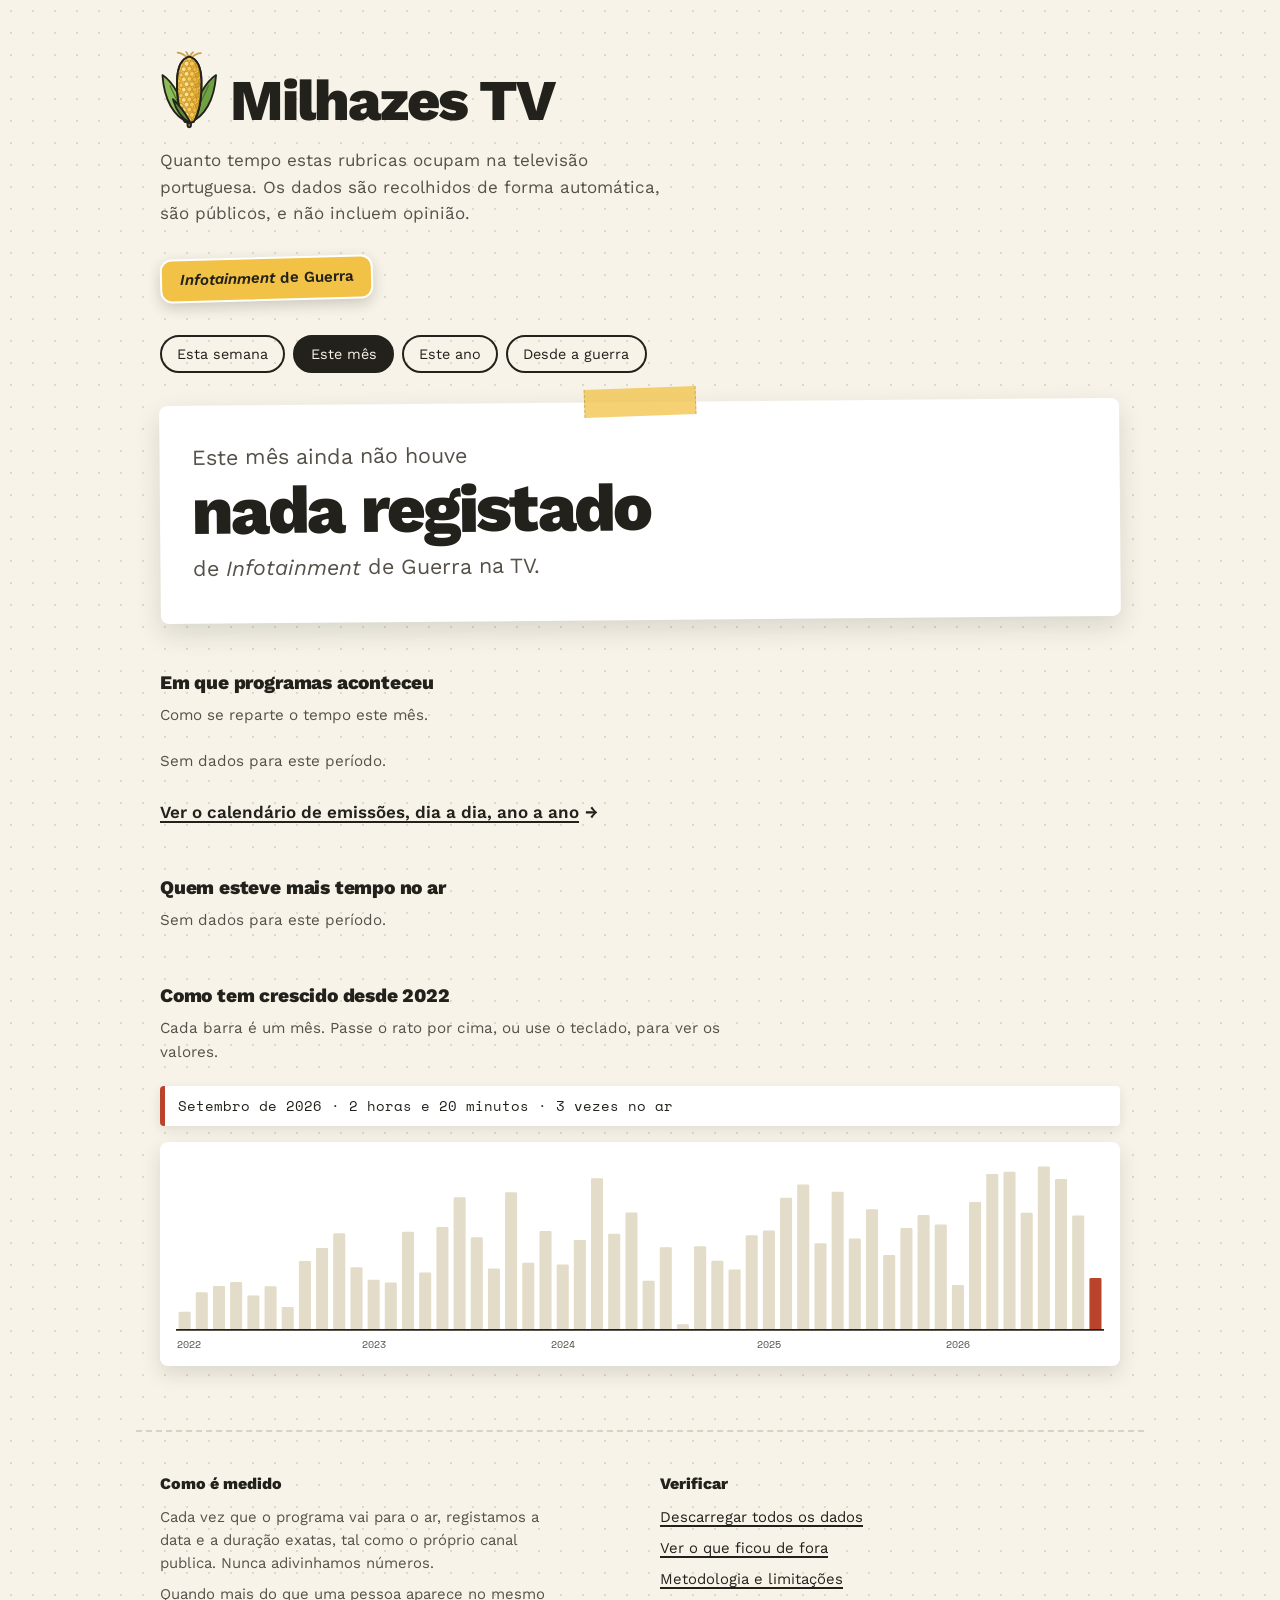
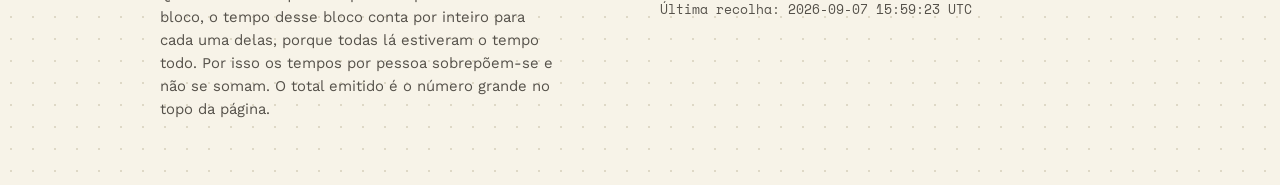
<file: docs/index.html>
<!doctype html>
<html lang="pt-PT">
<head>
<meta charset="utf-8">
<meta name="viewport" content="width=device-width, initial-scale=1">
<title>Milhazes TV</title>
<meta name="description" content="Quanto tempo estas rubricas ocupam na televisão portuguesa. Dados públicos, recolhidos de forma automática.">
<meta name="robots" content="index, follow">
<link rel="icon" href="favicon.svg" type="image/svg+xml">
<link rel="apple-touch-icon" href="apple-touch-icon.png">
<link rel="preconnect" href="https://fonts.googleapis.com">
<link rel="preconnect" href="https://fonts.gstatic.com" crossorigin>
<link href="https://fonts.googleapis.com/css2?family=Work+Sans:wght@400;500;600;800&family=Space+Mono:wght@400;700&family=Caveat:wght@500;700&display=swap" rel="stylesheet">
<link rel="stylesheet" href="style.css">
</head>
<body>

<header class="masthead">
  <div class="brand">
    <span class="brand-mark" aria-hidden="true">
      <svg viewBox="0 0 48 64" width="50" height="67" role="presentation">
      <defs>
        <clipPath id="mtv-cob"><path d="M24 4.5 C30.8 6.4 33.8 13.6 34 24.2 C34.2 36.6 32.4 50.2 27.7 57.8 C26 58.9 22 58.9 20.3 57.8 C15.6 50.2 13.8 36.6 14 24.2 C14.2 13.6 17.2 6.4 24 4.5 Z"></path></clipPath>
      </defs>
      <g stroke="#23211C" stroke-width="1.5" stroke-linejoin="round" stroke-linecap="round">
        <path d="M22.8 58 C11.6 53.6 3.4 40.4 2 19.6 C6.4 22.4 10.6 27.6 14 33.6 C17.6 40 20.8 49 22.8 58 Z" fill="#8CBB57"></path>
        <path d="M25.2 58 C36.4 53.6 44.6 40.4 46 19.6 C41.6 22.4 37.4 27.6 34 33.6 C30.4 40 27.2 49 25.2 58 Z" fill="#6FA043"></path>
        <g stroke="#4C7330" stroke-width="0.9" fill="none">
          <path d="M21.4 55.4 C17.6 48 12.8 38.6 8.2 28.4"></path>
          <path d="M26.6 55.4 C30.4 48 35.2 38.6 39.8 28.4"></path>
        </g>
        <g stroke="#C9A24B" stroke-width="1.3" fill="none">
          <path d="M22.6 5.6 C19.6 2.6 17 1.4 14.4 1.2"></path>
          <path d="M23.6 4.8 C22.8 2.2 22.2 1.2 21.4 0.6"></path>
          <path d="M24.6 4.8 C25.4 2.2 26.2 1.2 27.2 0.8"></path>
          <path d="M25.6 5.6 C28.6 2.6 31.2 1.6 33.6 1.6"></path>
        </g>
        <path d="M22.6 58 L25.4 58 L25.4 61.4 C25.4 62.7 22.6 62.7 22.6 61.4 Z" fill="#8A7A3E"></path>
        <path d="M24 4.5 C30.8 6.4 33.8 13.6 34 24.2 C34.2 36.6 32.4 50.2 27.7 57.8 C26 58.9 22 58.9 20.3 57.8 C15.6 50.2 13.8 36.6 14 24.2 C14.2 13.6 17.2 6.4 24 4.5 Z" fill="#F3C34C"></path>
      </g>
      <g clip-path="url(#mtv-cob)">
        <g stroke="#B0801E" stroke-width="0.55">
          <rect x="13.50" y="5.76" width="3.00" height="3.9" rx="1.7" fill="#F8CB55"></rect><rect x="17.62" y="4.44" width="3.75" height="3.9" rx="1.7" fill="#FFDE8E"></rect><rect x="22.00" y="4.00" width="4.00" height="3.9" rx="1.7" fill="#F8CB55"></rect><rect x="26.62" y="4.44" width="3.75" height="3.9" rx="1.7" fill="#EFB63C"></rect><rect x="31.50" y="5.76" width="3.00" height="3.9" rx="1.7" fill="#DDA02B"></rect>
          <rect x="11.53" y="10.96" width="2.44" height="3.9" rx="1.7" fill="#F8CB55"></rect><rect x="15.53" y="9.19" width="3.44" height="3.9" rx="1.7" fill="#F8CB55"></rect><rect x="19.78" y="8.31" width="3.94" height="3.9" rx="1.7" fill="#FFDE8E"></rect><rect x="24.28" y="8.31" width="3.94" height="3.9" rx="1.7" fill="#F8CB55"></rect><rect x="29.03" y="9.19" width="3.44" height="3.9" rx="1.7" fill="#DDA02B"></rect><rect x="34.03" y="10.96" width="2.44" height="3.9" rx="1.7" fill="#C8871F"></rect>
          <rect x="13.50" y="14.16" width="3.00" height="3.9" rx="1.7" fill="#F8CB55"></rect><rect x="17.62" y="12.84" width="3.75" height="3.9" rx="1.7" fill="#FFDE8E"></rect><rect x="22.00" y="12.40" width="4.00" height="3.9" rx="1.7" fill="#F8CB55"></rect><rect x="26.62" y="12.84" width="3.75" height="3.9" rx="1.7" fill="#EFB63C"></rect><rect x="31.50" y="14.16" width="3.00" height="3.9" rx="1.7" fill="#DDA02B"></rect>
          <rect x="11.53" y="19.36" width="2.44" height="3.9" rx="1.7" fill="#F8CB55"></rect><rect x="15.53" y="17.59" width="3.44" height="3.9" rx="1.7" fill="#F8CB55"></rect><rect x="19.78" y="16.71" width="3.94" height="3.9" rx="1.7" fill="#FFDE8E"></rect><rect x="24.28" y="16.71" width="3.94" height="3.9" rx="1.7" fill="#F8CB55"></rect><rect x="29.03" y="17.59" width="3.44" height="3.9" rx="1.7" fill="#DDA02B"></rect><rect x="34.03" y="19.36" width="2.44" height="3.9" rx="1.7" fill="#C8871F"></rect>
          <rect x="13.50" y="22.56" width="3.00" height="3.9" rx="1.7" fill="#F8CB55"></rect><rect x="17.62" y="21.24" width="3.75" height="3.9" rx="1.7" fill="#FFDE8E"></rect><rect x="22.00" y="20.80" width="4.00" height="3.9" rx="1.7" fill="#F8CB55"></rect><rect x="26.62" y="21.24" width="3.75" height="3.9" rx="1.7" fill="#EFB63C"></rect><rect x="31.50" y="22.56" width="3.00" height="3.9" rx="1.7" fill="#DDA02B"></rect>
          <rect x="11.53" y="27.76" width="2.44" height="3.9" rx="1.7" fill="#F8CB55"></rect><rect x="15.53" y="25.99" width="3.44" height="3.9" rx="1.7" fill="#F8CB55"></rect><rect x="19.78" y="25.11" width="3.94" height="3.9" rx="1.7" fill="#FFDE8E"></rect><rect x="24.28" y="25.11" width="3.94" height="3.9" rx="1.7" fill="#F8CB55"></rect><rect x="29.03" y="25.99" width="3.44" height="3.9" rx="1.7" fill="#DDA02B"></rect><rect x="34.03" y="27.76" width="2.44" height="3.9" rx="1.7" fill="#C8871F"></rect>
          <rect x="13.50" y="30.96" width="3.00" height="3.9" rx="1.7" fill="#F8CB55"></rect><rect x="17.62" y="29.64" width="3.75" height="3.9" rx="1.7" fill="#FFDE8E"></rect><rect x="22.00" y="29.20" width="4.00" height="3.9" rx="1.7" fill="#F8CB55"></rect><rect x="26.62" y="29.64" width="3.75" height="3.9" rx="1.7" fill="#EFB63C"></rect><rect x="31.50" y="30.96" width="3.00" height="3.9" rx="1.7" fill="#DDA02B"></rect>
          <rect x="11.53" y="36.16" width="2.44" height="3.9" rx="1.7" fill="#F8CB55"></rect><rect x="15.53" y="34.39" width="3.44" height="3.9" rx="1.7" fill="#F8CB55"></rect><rect x="19.78" y="33.51" width="3.94" height="3.9" rx="1.7" fill="#FFDE8E"></rect><rect x="24.28" y="33.51" width="3.94" height="3.9" rx="1.7" fill="#F8CB55"></rect><rect x="29.03" y="34.39" width="3.44" height="3.9" rx="1.7" fill="#DDA02B"></rect><rect x="34.03" y="36.16" width="2.44" height="3.9" rx="1.7" fill="#C8871F"></rect>
          <rect x="13.50" y="39.36" width="3.00" height="3.9" rx="1.7" fill="#F8CB55"></rect><rect x="17.62" y="38.04" width="3.75" height="3.9" rx="1.7" fill="#FFDE8E"></rect><rect x="22.00" y="37.60" width="4.00" height="3.9" rx="1.7" fill="#F8CB55"></rect><rect x="26.62" y="38.04" width="3.75" height="3.9" rx="1.7" fill="#EFB63C"></rect><rect x="31.50" y="39.36" width="3.00" height="3.9" rx="1.7" fill="#DDA02B"></rect>
          <rect x="11.53" y="44.56" width="2.44" height="3.9" rx="1.7" fill="#F8CB55"></rect><rect x="15.53" y="42.79" width="3.44" height="3.9" rx="1.7" fill="#F8CB55"></rect><rect x="19.78" y="41.91" width="3.94" height="3.9" rx="1.7" fill="#FFDE8E"></rect><rect x="24.28" y="41.91" width="3.94" height="3.9" rx="1.7" fill="#F8CB55"></rect><rect x="29.03" y="42.79" width="3.44" height="3.9" rx="1.7" fill="#DDA02B"></rect><rect x="34.03" y="44.56" width="2.44" height="3.9" rx="1.7" fill="#C8871F"></rect>
          <rect x="13.50" y="47.76" width="3.00" height="3.9" rx="1.7" fill="#F8CB55"></rect><rect x="17.62" y="46.44" width="3.75" height="3.9" rx="1.7" fill="#FFDE8E"></rect><rect x="22.00" y="46.00" width="4.00" height="3.9" rx="1.7" fill="#F8CB55"></rect><rect x="26.62" y="46.44" width="3.75" height="3.9" rx="1.7" fill="#EFB63C"></rect><rect x="31.50" y="47.76" width="3.00" height="3.9" rx="1.7" fill="#DDA02B"></rect>
          <rect x="11.53" y="52.96" width="2.44" height="3.9" rx="1.7" fill="#F8CB55"></rect><rect x="15.53" y="51.19" width="3.44" height="3.9" rx="1.7" fill="#F8CB55"></rect><rect x="19.78" y="50.31" width="3.94" height="3.9" rx="1.7" fill="#FFDE8E"></rect><rect x="24.28" y="50.31" width="3.94" height="3.9" rx="1.7" fill="#F8CB55"></rect><rect x="29.03" y="51.19" width="3.44" height="3.9" rx="1.7" fill="#DDA02B"></rect><rect x="34.03" y="52.96" width="2.44" height="3.9" rx="1.7" fill="#C8871F"></rect>
          <rect x="13.50" y="56.16" width="3.00" height="3.9" rx="1.7" fill="#F8CB55"></rect><rect x="17.62" y="54.84" width="3.75" height="3.9" rx="1.7" fill="#FFDE8E"></rect><rect x="22.00" y="54.40" width="4.00" height="3.9" rx="1.7" fill="#F8CB55"></rect><rect x="26.62" y="54.84" width="3.75" height="3.9" rx="1.7" fill="#EFB63C"></rect><rect x="31.50" y="56.16" width="3.00" height="3.9" rx="1.7" fill="#DDA02B"></rect>
          <rect x="11.53" y="61.36" width="2.44" height="3.9" rx="1.7" fill="#F8CB55"></rect><rect x="15.53" y="59.59" width="3.44" height="3.9" rx="1.7" fill="#F8CB55"></rect><rect x="19.78" y="58.71" width="3.94" height="3.9" rx="1.7" fill="#FFDE8E"></rect><rect x="24.28" y="58.71" width="3.94" height="3.9" rx="1.7" fill="#F8CB55"></rect><rect x="29.03" y="59.59" width="3.44" height="3.9" rx="1.7" fill="#DDA02B"></rect><rect x="34.03" y="61.36" width="2.44" height="3.9" rx="1.7" fill="#C8871F"></rect>
        </g>
        <path d="M31 6 C35 18 35 44 29.5 58.5 L36 58.5 L36 6 Z" fill="#23211C" opacity="0.09"></path>
      </g>
      <path d="M24 4.5 C30.8 6.4 33.8 13.6 34 24.2 C34.2 36.6 32.4 50.2 27.7 57.8 C26 58.9 22 58.9 20.3 57.8 C15.6 50.2 13.8 36.6 14 24.2 C14.2 13.6 17.2 6.4 24 4.5 Z" fill="none" stroke="#23211C" stroke-width="1.6" stroke-linejoin="round"></path>
      <path d="M24.4 58.6 C18.4 55.6 13.2 48.4 10.6 39.4 C15.6 43.8 20.8 51 24.4 57.4 Z" fill="#5C8A3A" stroke="#23211C" stroke-width="1.5" stroke-linejoin="round"></path>
      </svg>
    </span>
    <h1>Milhazes TV</h1>
  </div>
  <p class="standfirst">Quanto tempo estas rubricas ocupam na televisão portuguesa. Os dados são recolhidos de forma automática, são públicos, e não incluem opinião.</p>
</header>

<nav class="topics" id="topics" aria-label="Temas"></nav>

<main id="panel" aria-live="polite">
  <p class="loading">A carregar os dados.</p>
</main>

<footer class="colofon">
  <div class="colofon-block">
    <h2>Como é medido</h2>
    <p>Cada vez que o programa vai para o ar, registamos a data e a duração exatas, tal como o próprio canal publica. Nunca adivinhamos números.</p>
    <p>Quando mais do que uma pessoa aparece no mesmo bloco, o tempo desse bloco conta por inteiro para cada uma delas, porque todas lá estiveram o tempo todo. Por isso os tempos por pessoa sobrepõem-se e não se somam. O total emitido é o número grande no topo da página.</p>
  </div>
  <div class="colofon-block">
    <h2>Verificar</h2>
    <p><a href="data/appearances.json" download>Descarregar todos os dados</a></p>
    <p><a href="data/quarantine.json" download>Ver o que ficou de fora</a></p>
    <p><a href="methodology.html">Metodologia e limitações</a></p>
    <p id="generated"></p>
  </div>
</footer>

<script src="common.js"></script>
<script src="app.js"></script>
</body>
</html>
</file>
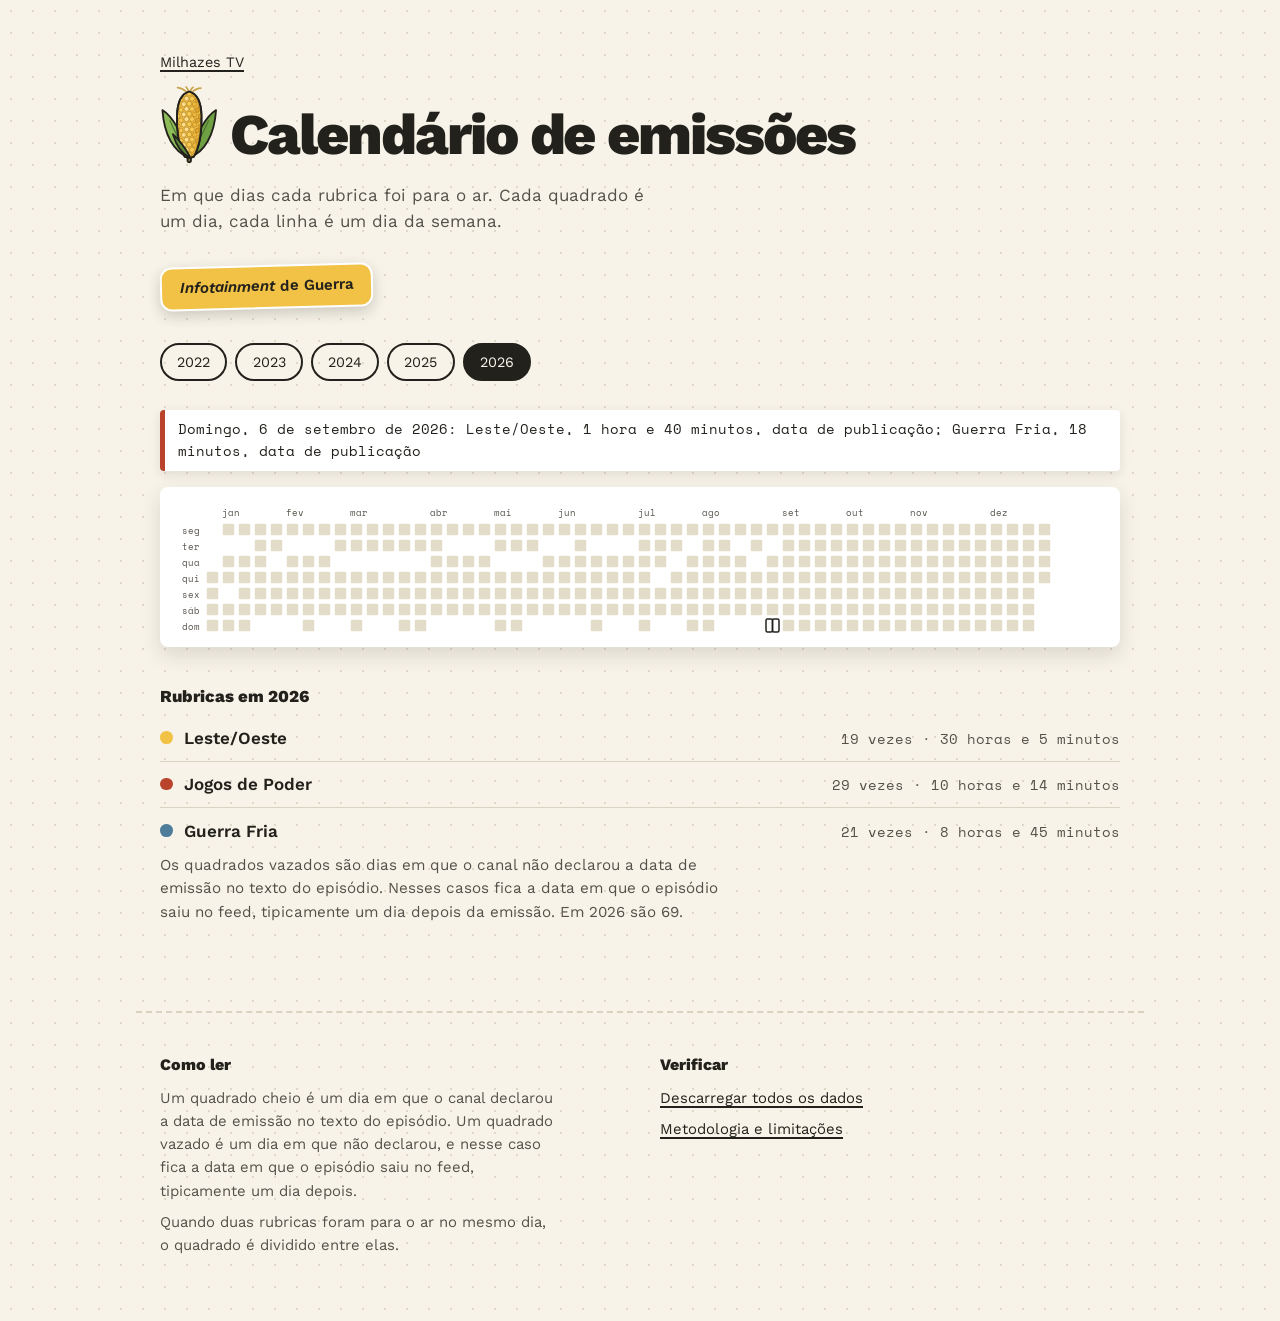
<file: docs/calendario.html>
<!doctype html>
<html lang="pt-PT">
<head>
<meta charset="utf-8">
<meta name="viewport" content="width=device-width, initial-scale=1">
<title>Calendário de emissões · Milhazes TV</title>
<meta name="description" content="Em que dias estas rubricas foram para o ar, ano a ano.">
<meta name="robots" content="index, follow">
<link rel="icon" href="favicon.svg" type="image/svg+xml">
<link rel="apple-touch-icon" href="apple-touch-icon.png">
<link rel="preconnect" href="https://fonts.googleapis.com">
<link rel="preconnect" href="https://fonts.gstatic.com" crossorigin>
<link href="https://fonts.googleapis.com/css2?family=Work+Sans:wght@400;500;600;800&family=Space+Mono:wght@400;700&family=Caveat:wght@500;700&display=swap" rel="stylesheet">
<link rel="stylesheet" href="style.css">
</head>
<body>

<header class="masthead">
  <p class="breadcrumb"><a href="index.html">Milhazes TV</a></p>
  <div class="brand">
    <span class="brand-mark" aria-hidden="true">
      <svg viewBox="0 0 48 64" width="50" height="67" role="presentation">
      <defs>
        <clipPath id="mtv-cob"><path d="M24 4.5 C30.8 6.4 33.8 13.6 34 24.2 C34.2 36.6 32.4 50.2 27.7 57.8 C26 58.9 22 58.9 20.3 57.8 C15.6 50.2 13.8 36.6 14 24.2 C14.2 13.6 17.2 6.4 24 4.5 Z"></path></clipPath>
      </defs>
      <g stroke="#23211C" stroke-width="1.5" stroke-linejoin="round" stroke-linecap="round">
        <path d="M22.8 58 C11.6 53.6 3.4 40.4 2 19.6 C6.4 22.4 10.6 27.6 14 33.6 C17.6 40 20.8 49 22.8 58 Z" fill="#8CBB57"></path>
        <path d="M25.2 58 C36.4 53.6 44.6 40.4 46 19.6 C41.6 22.4 37.4 27.6 34 33.6 C30.4 40 27.2 49 25.2 58 Z" fill="#6FA043"></path>
        <g stroke="#4C7330" stroke-width="0.9" fill="none">
          <path d="M21.4 55.4 C17.6 48 12.8 38.6 8.2 28.4"></path>
          <path d="M26.6 55.4 C30.4 48 35.2 38.6 39.8 28.4"></path>
        </g>
        <g stroke="#C9A24B" stroke-width="1.3" fill="none">
          <path d="M22.6 5.6 C19.6 2.6 17 1.4 14.4 1.2"></path>
          <path d="M23.6 4.8 C22.8 2.2 22.2 1.2 21.4 0.6"></path>
          <path d="M24.6 4.8 C25.4 2.2 26.2 1.2 27.2 0.8"></path>
          <path d="M25.6 5.6 C28.6 2.6 31.2 1.6 33.6 1.6"></path>
        </g>
        <path d="M22.6 58 L25.4 58 L25.4 61.4 C25.4 62.7 22.6 62.7 22.6 61.4 Z" fill="#8A7A3E"></path>
        <path d="M24 4.5 C30.8 6.4 33.8 13.6 34 24.2 C34.2 36.6 32.4 50.2 27.7 57.8 C26 58.9 22 58.9 20.3 57.8 C15.6 50.2 13.8 36.6 14 24.2 C14.2 13.6 17.2 6.4 24 4.5 Z" fill="#F3C34C"></path>
      </g>
      <g clip-path="url(#mtv-cob)">
        <g stroke="#B0801E" stroke-width="0.55">
          <rect x="13.50" y="5.76" width="3.00" height="3.9" rx="1.7" fill="#F8CB55"></rect><rect x="17.62" y="4.44" width="3.75" height="3.9" rx="1.7" fill="#FFDE8E"></rect><rect x="22.00" y="4.00" width="4.00" height="3.9" rx="1.7" fill="#F8CB55"></rect><rect x="26.62" y="4.44" width="3.75" height="3.9" rx="1.7" fill="#EFB63C"></rect><rect x="31.50" y="5.76" width="3.00" height="3.9" rx="1.7" fill="#DDA02B"></rect>
          <rect x="11.53" y="10.96" width="2.44" height="3.9" rx="1.7" fill="#F8CB55"></rect><rect x="15.53" y="9.19" width="3.44" height="3.9" rx="1.7" fill="#F8CB55"></rect><rect x="19.78" y="8.31" width="3.94" height="3.9" rx="1.7" fill="#FFDE8E"></rect><rect x="24.28" y="8.31" width="3.94" height="3.9" rx="1.7" fill="#F8CB55"></rect><rect x="29.03" y="9.19" width="3.44" height="3.9" rx="1.7" fill="#DDA02B"></rect><rect x="34.03" y="10.96" width="2.44" height="3.9" rx="1.7" fill="#C8871F"></rect>
          <rect x="13.50" y="14.16" width="3.00" height="3.9" rx="1.7" fill="#F8CB55"></rect><rect x="17.62" y="12.84" width="3.75" height="3.9" rx="1.7" fill="#FFDE8E"></rect><rect x="22.00" y="12.40" width="4.00" height="3.9" rx="1.7" fill="#F8CB55"></rect><rect x="26.62" y="12.84" width="3.75" height="3.9" rx="1.7" fill="#EFB63C"></rect><rect x="31.50" y="14.16" width="3.00" height="3.9" rx="1.7" fill="#DDA02B"></rect>
          <rect x="11.53" y="19.36" width="2.44" height="3.9" rx="1.7" fill="#F8CB55"></rect><rect x="15.53" y="17.59" width="3.44" height="3.9" rx="1.7" fill="#F8CB55"></rect><rect x="19.78" y="16.71" width="3.94" height="3.9" rx="1.7" fill="#FFDE8E"></rect><rect x="24.28" y="16.71" width="3.94" height="3.9" rx="1.7" fill="#F8CB55"></rect><rect x="29.03" y="17.59" width="3.44" height="3.9" rx="1.7" fill="#DDA02B"></rect><rect x="34.03" y="19.36" width="2.44" height="3.9" rx="1.7" fill="#C8871F"></rect>
          <rect x="13.50" y="22.56" width="3.00" height="3.9" rx="1.7" fill="#F8CB55"></rect><rect x="17.62" y="21.24" width="3.75" height="3.9" rx="1.7" fill="#FFDE8E"></rect><rect x="22.00" y="20.80" width="4.00" height="3.9" rx="1.7" fill="#F8CB55"></rect><rect x="26.62" y="21.24" width="3.75" height="3.9" rx="1.7" fill="#EFB63C"></rect><rect x="31.50" y="22.56" width="3.00" height="3.9" rx="1.7" fill="#DDA02B"></rect>
          <rect x="11.53" y="27.76" width="2.44" height="3.9" rx="1.7" fill="#F8CB55"></rect><rect x="15.53" y="25.99" width="3.44" height="3.9" rx="1.7" fill="#F8CB55"></rect><rect x="19.78" y="25.11" width="3.94" height="3.9" rx="1.7" fill="#FFDE8E"></rect><rect x="24.28" y="25.11" width="3.94" height="3.9" rx="1.7" fill="#F8CB55"></rect><rect x="29.03" y="25.99" width="3.44" height="3.9" rx="1.7" fill="#DDA02B"></rect><rect x="34.03" y="27.76" width="2.44" height="3.9" rx="1.7" fill="#C8871F"></rect>
          <rect x="13.50" y="30.96" width="3.00" height="3.9" rx="1.7" fill="#F8CB55"></rect><rect x="17.62" y="29.64" width="3.75" height="3.9" rx="1.7" fill="#FFDE8E"></rect><rect x="22.00" y="29.20" width="4.00" height="3.9" rx="1.7" fill="#F8CB55"></rect><rect x="26.62" y="29.64" width="3.75" height="3.9" rx="1.7" fill="#EFB63C"></rect><rect x="31.50" y="30.96" width="3.00" height="3.9" rx="1.7" fill="#DDA02B"></rect>
          <rect x="11.53" y="36.16" width="2.44" height="3.9" rx="1.7" fill="#F8CB55"></rect><rect x="15.53" y="34.39" width="3.44" height="3.9" rx="1.7" fill="#F8CB55"></rect><rect x="19.78" y="33.51" width="3.94" height="3.9" rx="1.7" fill="#FFDE8E"></rect><rect x="24.28" y="33.51" width="3.94" height="3.9" rx="1.7" fill="#F8CB55"></rect><rect x="29.03" y="34.39" width="3.44" height="3.9" rx="1.7" fill="#DDA02B"></rect><rect x="34.03" y="36.16" width="2.44" height="3.9" rx="1.7" fill="#C8871F"></rect>
          <rect x="13.50" y="39.36" width="3.00" height="3.9" rx="1.7" fill="#F8CB55"></rect><rect x="17.62" y="38.04" width="3.75" height="3.9" rx="1.7" fill="#FFDE8E"></rect><rect x="22.00" y="37.60" width="4.00" height="3.9" rx="1.7" fill="#F8CB55"></rect><rect x="26.62" y="38.04" width="3.75" height="3.9" rx="1.7" fill="#EFB63C"></rect><rect x="31.50" y="39.36" width="3.00" height="3.9" rx="1.7" fill="#DDA02B"></rect>
          <rect x="11.53" y="44.56" width="2.44" height="3.9" rx="1.7" fill="#F8CB55"></rect><rect x="15.53" y="42.79" width="3.44" height="3.9" rx="1.7" fill="#F8CB55"></rect><rect x="19.78" y="41.91" width="3.94" height="3.9" rx="1.7" fill="#FFDE8E"></rect><rect x="24.28" y="41.91" width="3.94" height="3.9" rx="1.7" fill="#F8CB55"></rect><rect x="29.03" y="42.79" width="3.44" height="3.9" rx="1.7" fill="#DDA02B"></rect><rect x="34.03" y="44.56" width="2.44" height="3.9" rx="1.7" fill="#C8871F"></rect>
          <rect x="13.50" y="47.76" width="3.00" height="3.9" rx="1.7" fill="#F8CB55"></rect><rect x="17.62" y="46.44" width="3.75" height="3.9" rx="1.7" fill="#FFDE8E"></rect><rect x="22.00" y="46.00" width="4.00" height="3.9" rx="1.7" fill="#F8CB55"></rect><rect x="26.62" y="46.44" width="3.75" height="3.9" rx="1.7" fill="#EFB63C"></rect><rect x="31.50" y="47.76" width="3.00" height="3.9" rx="1.7" fill="#DDA02B"></rect>
          <rect x="11.53" y="52.96" width="2.44" height="3.9" rx="1.7" fill="#F8CB55"></rect><rect x="15.53" y="51.19" width="3.44" height="3.9" rx="1.7" fill="#F8CB55"></rect><rect x="19.78" y="50.31" width="3.94" height="3.9" rx="1.7" fill="#FFDE8E"></rect><rect x="24.28" y="50.31" width="3.94" height="3.9" rx="1.7" fill="#F8CB55"></rect><rect x="29.03" y="51.19" width="3.44" height="3.9" rx="1.7" fill="#DDA02B"></rect><rect x="34.03" y="52.96" width="2.44" height="3.9" rx="1.7" fill="#C8871F"></rect>
          <rect x="13.50" y="56.16" width="3.00" height="3.9" rx="1.7" fill="#F8CB55"></rect><rect x="17.62" y="54.84" width="3.75" height="3.9" rx="1.7" fill="#FFDE8E"></rect><rect x="22.00" y="54.40" width="4.00" height="3.9" rx="1.7" fill="#F8CB55"></rect><rect x="26.62" y="54.84" width="3.75" height="3.9" rx="1.7" fill="#EFB63C"></rect><rect x="31.50" y="56.16" width="3.00" height="3.9" rx="1.7" fill="#DDA02B"></rect>
          <rect x="11.53" y="61.36" width="2.44" height="3.9" rx="1.7" fill="#F8CB55"></rect><rect x="15.53" y="59.59" width="3.44" height="3.9" rx="1.7" fill="#F8CB55"></rect><rect x="19.78" y="58.71" width="3.94" height="3.9" rx="1.7" fill="#FFDE8E"></rect><rect x="24.28" y="58.71" width="3.94" height="3.9" rx="1.7" fill="#F8CB55"></rect><rect x="29.03" y="59.59" width="3.44" height="3.9" rx="1.7" fill="#DDA02B"></rect><rect x="34.03" y="61.36" width="2.44" height="3.9" rx="1.7" fill="#C8871F"></rect>
        </g>
        <path d="M31 6 C35 18 35 44 29.5 58.5 L36 58.5 L36 6 Z" fill="#23211C" opacity="0.09"></path>
      </g>
      <path d="M24 4.5 C30.8 6.4 33.8 13.6 34 24.2 C34.2 36.6 32.4 50.2 27.7 57.8 C26 58.9 22 58.9 20.3 57.8 C15.6 50.2 13.8 36.6 14 24.2 C14.2 13.6 17.2 6.4 24 4.5 Z" fill="none" stroke="#23211C" stroke-width="1.6" stroke-linejoin="round"></path>
      <path d="M24.4 58.6 C18.4 55.6 13.2 48.4 10.6 39.4 C15.6 43.8 20.8 51 24.4 57.4 Z" fill="#5C8A3A" stroke="#23211C" stroke-width="1.5" stroke-linejoin="round"></path>
      </svg>
    </span>
    <h1>Calendário de emissões</h1>
  </div>
  <p class="standfirst">Em que dias cada rubrica foi para o ar. Cada quadrado é um dia, cada linha é um dia da semana.</p>
</header>

<nav class="topics" id="topics" aria-label="Temas"></nav>

<main id="panel" aria-live="polite">
  <p class="loading">A carregar os dados.</p>
</main>

<footer class="colofon">
  <div class="colofon-block">
    <h2>Como ler</h2>
    <p>Um quadrado cheio é um dia em que o canal declarou a data de emissão no texto do episódio. Um quadrado vazado é um dia em que não declarou, e nesse caso fica a data em que o episódio saiu no feed, tipicamente um dia depois.</p>
    <p>Quando duas rubricas foram para o ar no mesmo dia, o quadrado é dividido entre elas.</p>
  </div>
  <div class="colofon-block">
    <h2>Verificar</h2>
    <p><a href="data/appearances.json" download>Descarregar todos os dados</a></p>
    <p><a href="methodology.html">Metodologia e limitações</a></p>
  </div>
</footer>

<script src="common.js"></script>
<script src="calendario.js"></script>
</body>
</html>
</file>
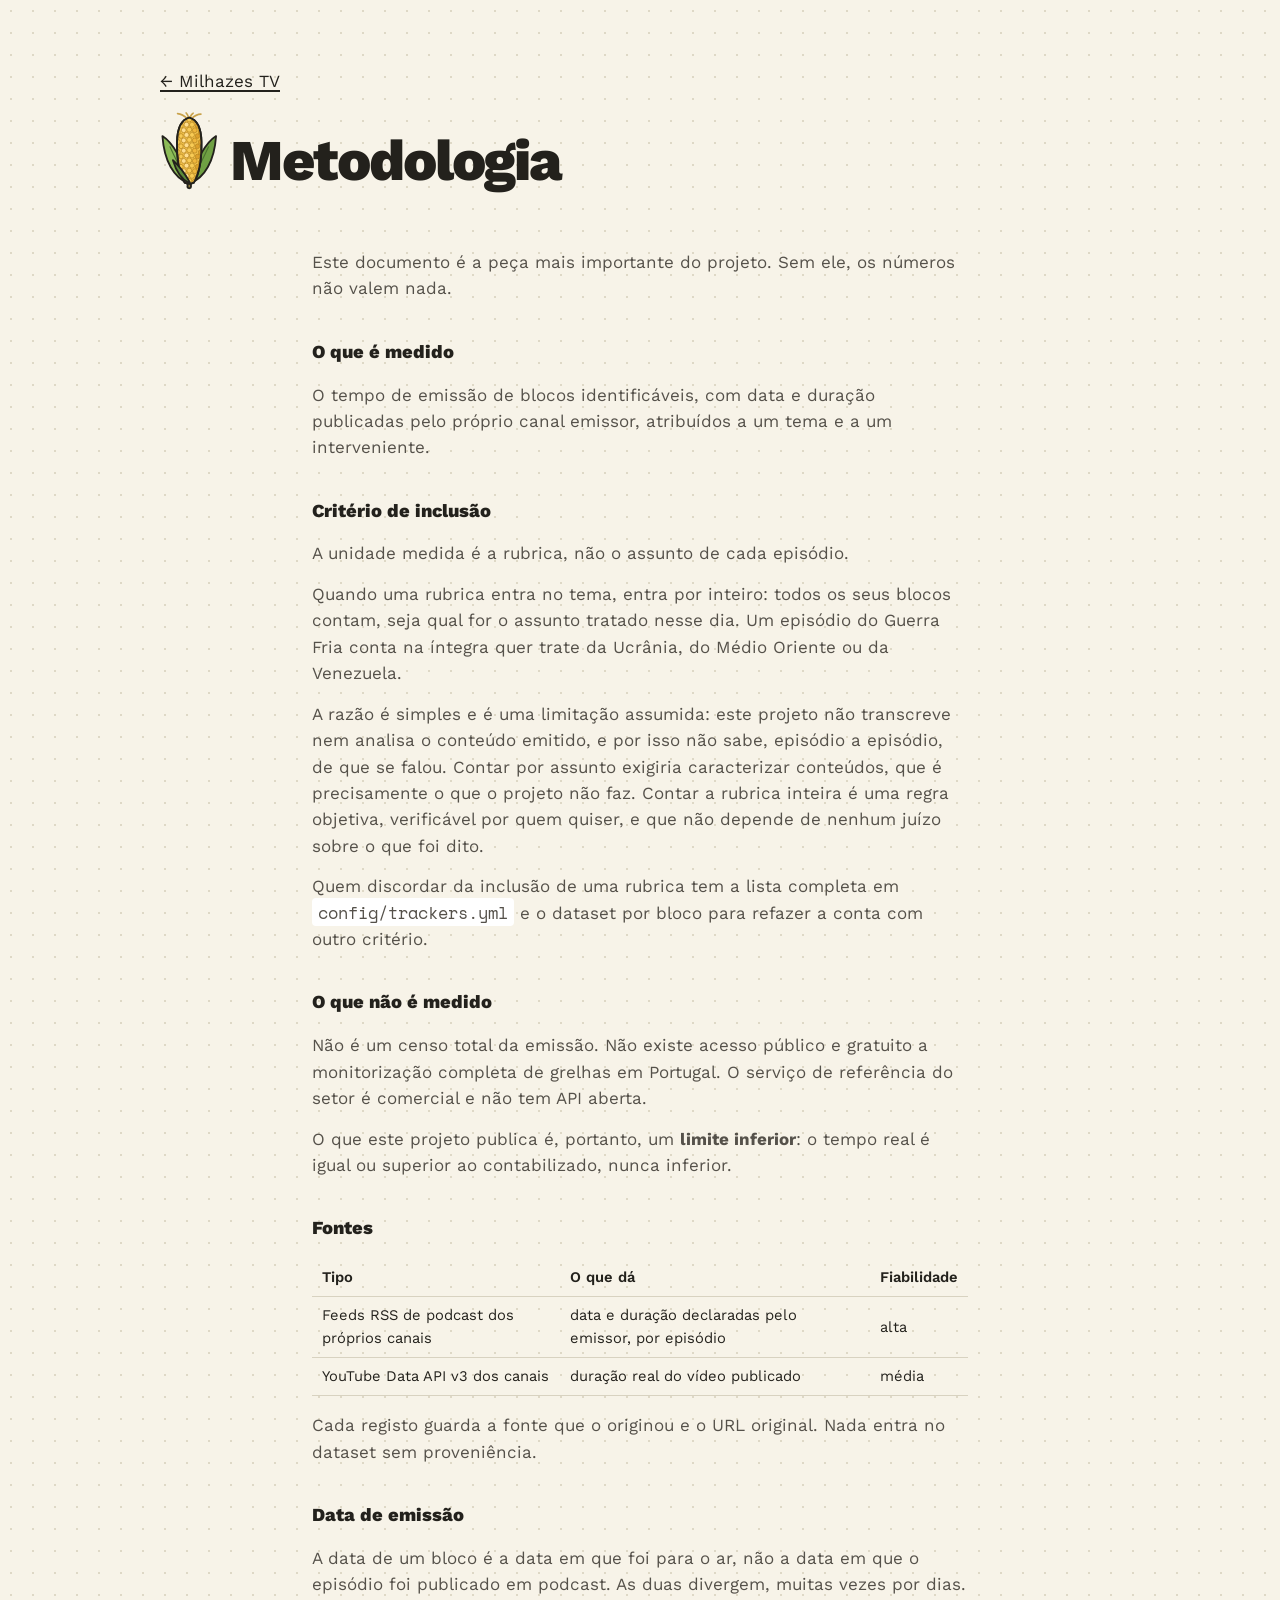
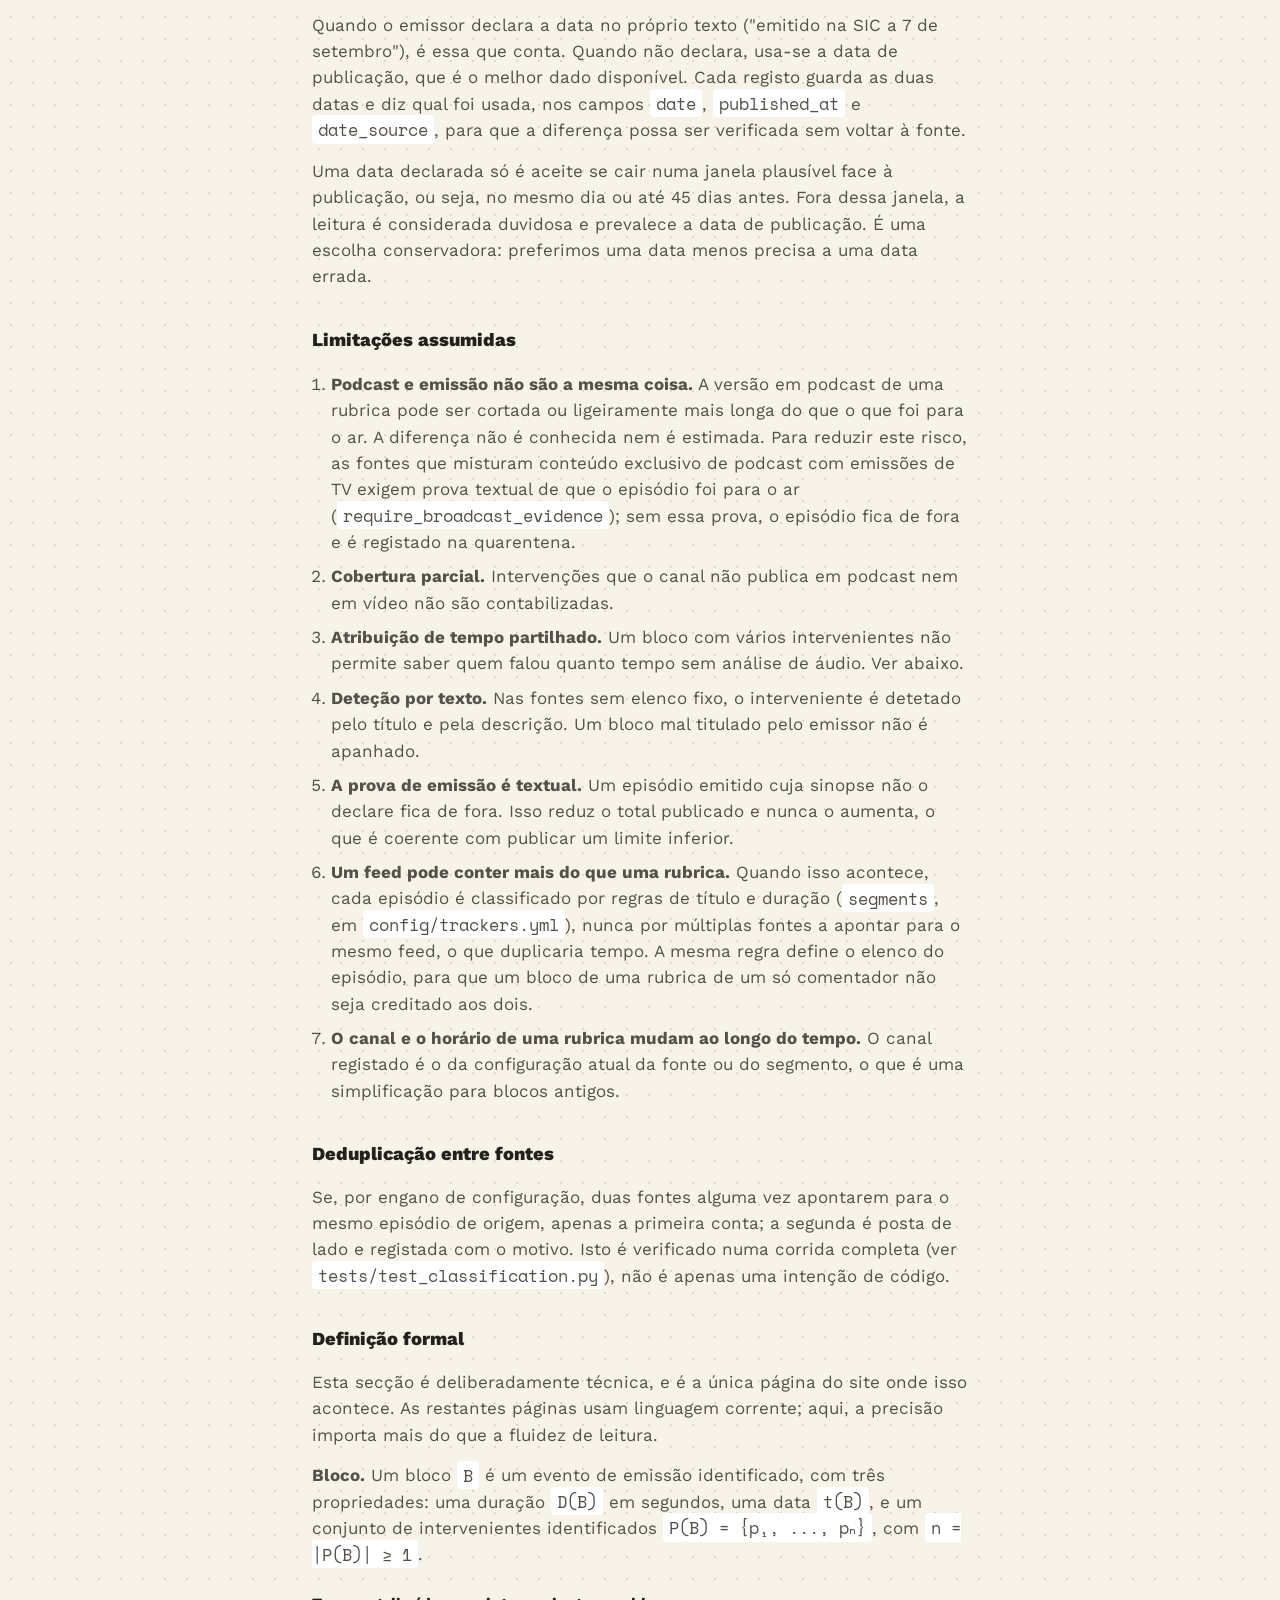
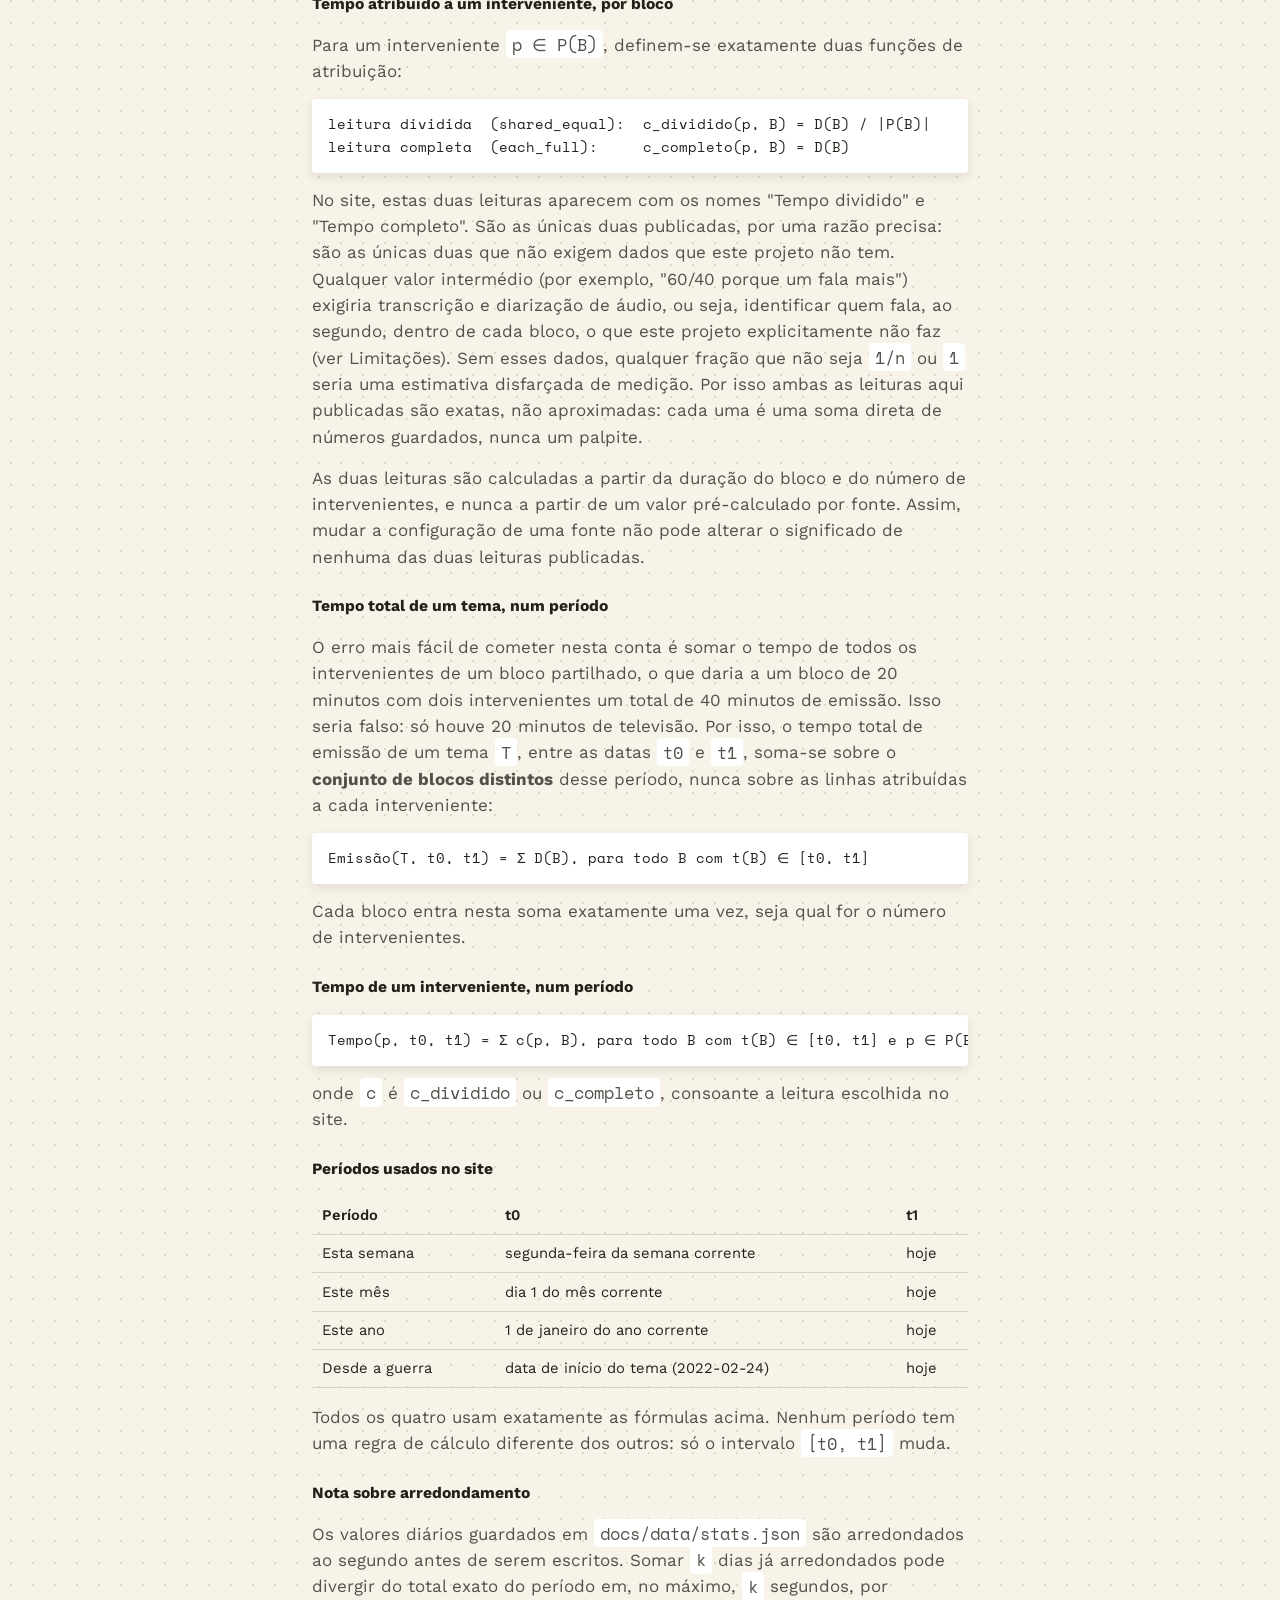
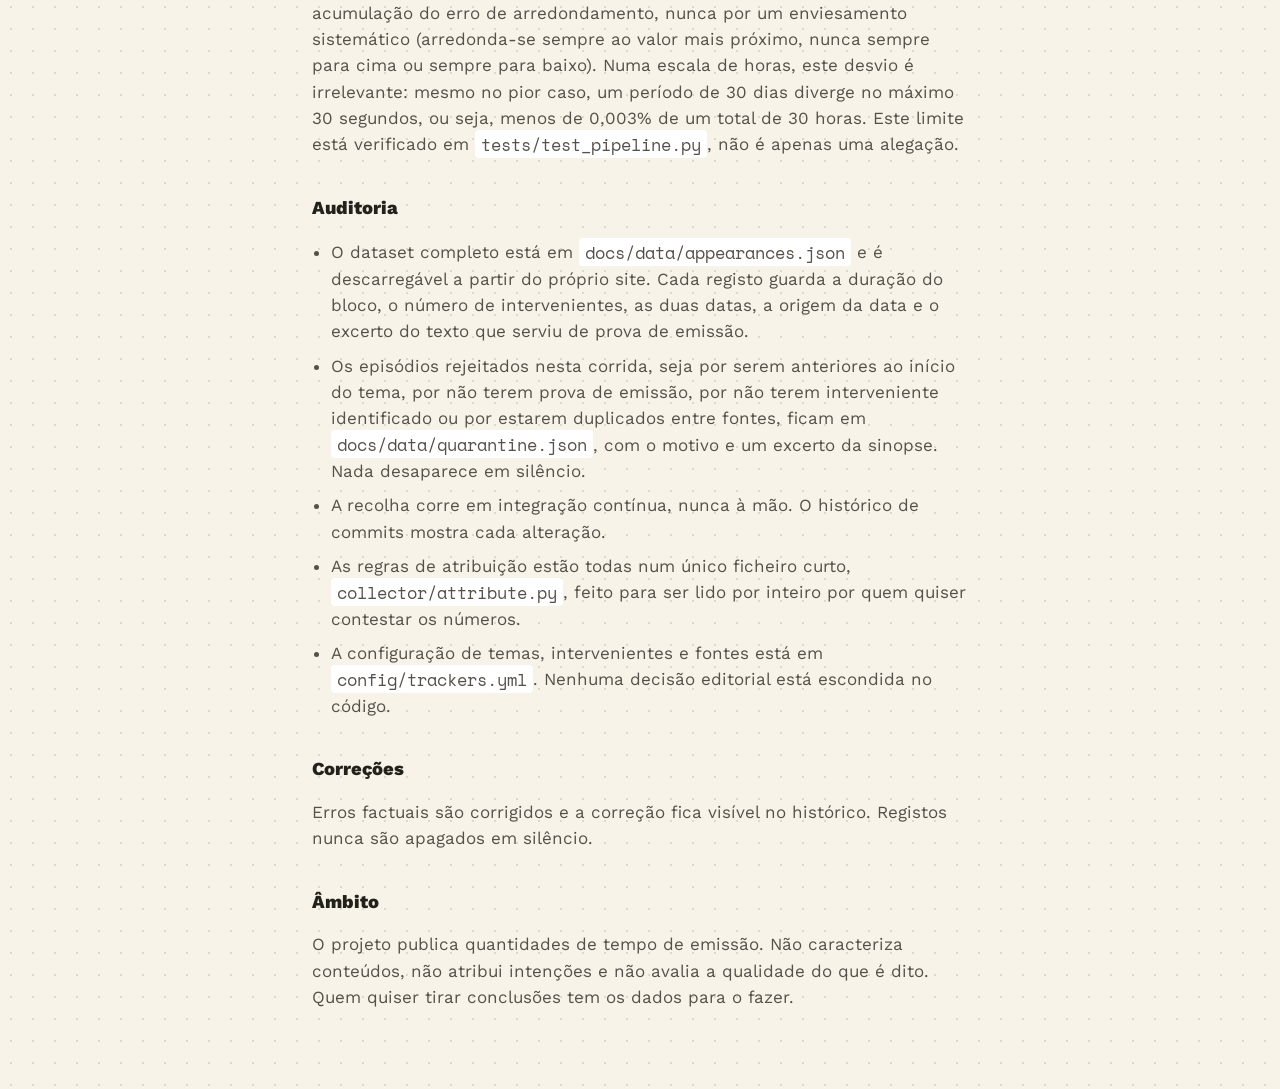
<file: docs/methodology.html>
<!doctype html>
<html lang="pt-PT">
<head>
<meta charset="utf-8">
<meta name="viewport" content="width=device-width, initial-scale=1">
<title>Metodologia | Milhazes TV</title>
<meta name="robots" content="index, follow">
<link rel="icon" href="favicon.svg" type="image/svg+xml">
<link rel="apple-touch-icon" href="apple-touch-icon.png">
<link rel="preconnect" href="https://fonts.googleapis.com">
<link rel="preconnect" href="https://fonts.gstatic.com" crossorigin>
<link href="https://fonts.googleapis.com/css2?family=Work+Sans:wght@400;500;600;800&family=Space+Mono:wght@400;700&family=Caveat:wght@500;700&display=swap" rel="stylesheet">
<link rel="stylesheet" href="style.css">
<style>
  main { max-width: 44rem; }
  main h2 { border: 0; font-size: 1.15rem; margin-top: 2.25rem; }
  main h3 { font-size: 0.98rem; margin-top: 1.5rem; color: var(--ink); }
  main p { margin: 0 0 0.9rem; color: var(--ink-soft); }
  main ol, main ul { color: var(--ink-soft); padding-left: 1.2rem; }
  main li { margin-bottom: 0.5rem; }
  main code { font-family: var(--mono); background: var(--panel); padding: 0.1em 0.35em; }
  main pre { font-family: var(--mono); background: var(--panel); padding: 0.9rem 1rem; overflow-x: auto; font-size: 0.88rem; line-height: 1.6; }
  main table { margin: 1rem 0; width: 100%; border-collapse: collapse; }
  main th, main td { text-align: left; padding: 0.45rem 0.6rem; border-bottom: 1px solid var(--rule); font-size: 0.92rem; }
  main th { color: var(--ink); font-weight: 600; }
  main a { color: var(--ink); }
  main h2 { font-weight: 800; }
  main pre, main code { border-radius: 4px; }
  main pre { box-shadow: 0 4px 12px rgba(35,33,28,0.1); }
</style>
</head>
<body>

<header class="masthead">
  <p><a href="index.html">&larr; Milhazes TV</a></p>
  <div class="brand">
    <span class="brand-mark" aria-hidden="true">
      <svg viewBox="0 0 48 64" width="50" height="67" role="presentation">
      <defs>
        <clipPath id="mtv-cob"><path d="M24 4.5 C30.8 6.4 33.8 13.6 34 24.2 C34.2 36.6 32.4 50.2 27.7 57.8 C26 58.9 22 58.9 20.3 57.8 C15.6 50.2 13.8 36.6 14 24.2 C14.2 13.6 17.2 6.4 24 4.5 Z"></path></clipPath>
      </defs>
      <g stroke="#23211C" stroke-width="1.5" stroke-linejoin="round" stroke-linecap="round">
        <path d="M22.8 58 C11.6 53.6 3.4 40.4 2 19.6 C6.4 22.4 10.6 27.6 14 33.6 C17.6 40 20.8 49 22.8 58 Z" fill="#8CBB57"></path>
        <path d="M25.2 58 C36.4 53.6 44.6 40.4 46 19.6 C41.6 22.4 37.4 27.6 34 33.6 C30.4 40 27.2 49 25.2 58 Z" fill="#6FA043"></path>
        <g stroke="#4C7330" stroke-width="0.9" fill="none">
          <path d="M21.4 55.4 C17.6 48 12.8 38.6 8.2 28.4"></path>
          <path d="M26.6 55.4 C30.4 48 35.2 38.6 39.8 28.4"></path>
        </g>
        <g stroke="#C9A24B" stroke-width="1.3" fill="none">
          <path d="M22.6 5.6 C19.6 2.6 17 1.4 14.4 1.2"></path>
          <path d="M23.6 4.8 C22.8 2.2 22.2 1.2 21.4 0.6"></path>
          <path d="M24.6 4.8 C25.4 2.2 26.2 1.2 27.2 0.8"></path>
          <path d="M25.6 5.6 C28.6 2.6 31.2 1.6 33.6 1.6"></path>
        </g>
        <path d="M22.6 58 L25.4 58 L25.4 61.4 C25.4 62.7 22.6 62.7 22.6 61.4 Z" fill="#8A7A3E"></path>
        <path d="M24 4.5 C30.8 6.4 33.8 13.6 34 24.2 C34.2 36.6 32.4 50.2 27.7 57.8 C26 58.9 22 58.9 20.3 57.8 C15.6 50.2 13.8 36.6 14 24.2 C14.2 13.6 17.2 6.4 24 4.5 Z" fill="#F3C34C"></path>
      </g>
      <g clip-path="url(#mtv-cob)">
        <g stroke="#B0801E" stroke-width="0.55">
          <rect x="13.50" y="5.76" width="3.00" height="3.9" rx="1.7" fill="#F8CB55"></rect><rect x="17.62" y="4.44" width="3.75" height="3.9" rx="1.7" fill="#FFDE8E"></rect><rect x="22.00" y="4.00" width="4.00" height="3.9" rx="1.7" fill="#F8CB55"></rect><rect x="26.62" y="4.44" width="3.75" height="3.9" rx="1.7" fill="#EFB63C"></rect><rect x="31.50" y="5.76" width="3.00" height="3.9" rx="1.7" fill="#DDA02B"></rect>
          <rect x="11.53" y="10.96" width="2.44" height="3.9" rx="1.7" fill="#F8CB55"></rect><rect x="15.53" y="9.19" width="3.44" height="3.9" rx="1.7" fill="#F8CB55"></rect><rect x="19.78" y="8.31" width="3.94" height="3.9" rx="1.7" fill="#FFDE8E"></rect><rect x="24.28" y="8.31" width="3.94" height="3.9" rx="1.7" fill="#F8CB55"></rect><rect x="29.03" y="9.19" width="3.44" height="3.9" rx="1.7" fill="#DDA02B"></rect><rect x="34.03" y="10.96" width="2.44" height="3.9" rx="1.7" fill="#C8871F"></rect>
          <rect x="13.50" y="14.16" width="3.00" height="3.9" rx="1.7" fill="#F8CB55"></rect><rect x="17.62" y="12.84" width="3.75" height="3.9" rx="1.7" fill="#FFDE8E"></rect><rect x="22.00" y="12.40" width="4.00" height="3.9" rx="1.7" fill="#F8CB55"></rect><rect x="26.62" y="12.84" width="3.75" height="3.9" rx="1.7" fill="#EFB63C"></rect><rect x="31.50" y="14.16" width="3.00" height="3.9" rx="1.7" fill="#DDA02B"></rect>
          <rect x="11.53" y="19.36" width="2.44" height="3.9" rx="1.7" fill="#F8CB55"></rect><rect x="15.53" y="17.59" width="3.44" height="3.9" rx="1.7" fill="#F8CB55"></rect><rect x="19.78" y="16.71" width="3.94" height="3.9" rx="1.7" fill="#FFDE8E"></rect><rect x="24.28" y="16.71" width="3.94" height="3.9" rx="1.7" fill="#F8CB55"></rect><rect x="29.03" y="17.59" width="3.44" height="3.9" rx="1.7" fill="#DDA02B"></rect><rect x="34.03" y="19.36" width="2.44" height="3.9" rx="1.7" fill="#C8871F"></rect>
          <rect x="13.50" y="22.56" width="3.00" height="3.9" rx="1.7" fill="#F8CB55"></rect><rect x="17.62" y="21.24" width="3.75" height="3.9" rx="1.7" fill="#FFDE8E"></rect><rect x="22.00" y="20.80" width="4.00" height="3.9" rx="1.7" fill="#F8CB55"></rect><rect x="26.62" y="21.24" width="3.75" height="3.9" rx="1.7" fill="#EFB63C"></rect><rect x="31.50" y="22.56" width="3.00" height="3.9" rx="1.7" fill="#DDA02B"></rect>
          <rect x="11.53" y="27.76" width="2.44" height="3.9" rx="1.7" fill="#F8CB55"></rect><rect x="15.53" y="25.99" width="3.44" height="3.9" rx="1.7" fill="#F8CB55"></rect><rect x="19.78" y="25.11" width="3.94" height="3.9" rx="1.7" fill="#FFDE8E"></rect><rect x="24.28" y="25.11" width="3.94" height="3.9" rx="1.7" fill="#F8CB55"></rect><rect x="29.03" y="25.99" width="3.44" height="3.9" rx="1.7" fill="#DDA02B"></rect><rect x="34.03" y="27.76" width="2.44" height="3.9" rx="1.7" fill="#C8871F"></rect>
          <rect x="13.50" y="30.96" width="3.00" height="3.9" rx="1.7" fill="#F8CB55"></rect><rect x="17.62" y="29.64" width="3.75" height="3.9" rx="1.7" fill="#FFDE8E"></rect><rect x="22.00" y="29.20" width="4.00" height="3.9" rx="1.7" fill="#F8CB55"></rect><rect x="26.62" y="29.64" width="3.75" height="3.9" rx="1.7" fill="#EFB63C"></rect><rect x="31.50" y="30.96" width="3.00" height="3.9" rx="1.7" fill="#DDA02B"></rect>
          <rect x="11.53" y="36.16" width="2.44" height="3.9" rx="1.7" fill="#F8CB55"></rect><rect x="15.53" y="34.39" width="3.44" height="3.9" rx="1.7" fill="#F8CB55"></rect><rect x="19.78" y="33.51" width="3.94" height="3.9" rx="1.7" fill="#FFDE8E"></rect><rect x="24.28" y="33.51" width="3.94" height="3.9" rx="1.7" fill="#F8CB55"></rect><rect x="29.03" y="34.39" width="3.44" height="3.9" rx="1.7" fill="#DDA02B"></rect><rect x="34.03" y="36.16" width="2.44" height="3.9" rx="1.7" fill="#C8871F"></rect>
          <rect x="13.50" y="39.36" width="3.00" height="3.9" rx="1.7" fill="#F8CB55"></rect><rect x="17.62" y="38.04" width="3.75" height="3.9" rx="1.7" fill="#FFDE8E"></rect><rect x="22.00" y="37.60" width="4.00" height="3.9" rx="1.7" fill="#F8CB55"></rect><rect x="26.62" y="38.04" width="3.75" height="3.9" rx="1.7" fill="#EFB63C"></rect><rect x="31.50" y="39.36" width="3.00" height="3.9" rx="1.7" fill="#DDA02B"></rect>
          <rect x="11.53" y="44.56" width="2.44" height="3.9" rx="1.7" fill="#F8CB55"></rect><rect x="15.53" y="42.79" width="3.44" height="3.9" rx="1.7" fill="#F8CB55"></rect><rect x="19.78" y="41.91" width="3.94" height="3.9" rx="1.7" fill="#FFDE8E"></rect><rect x="24.28" y="41.91" width="3.94" height="3.9" rx="1.7" fill="#F8CB55"></rect><rect x="29.03" y="42.79" width="3.44" height="3.9" rx="1.7" fill="#DDA02B"></rect><rect x="34.03" y="44.56" width="2.44" height="3.9" rx="1.7" fill="#C8871F"></rect>
          <rect x="13.50" y="47.76" width="3.00" height="3.9" rx="1.7" fill="#F8CB55"></rect><rect x="17.62" y="46.44" width="3.75" height="3.9" rx="1.7" fill="#FFDE8E"></rect><rect x="22.00" y="46.00" width="4.00" height="3.9" rx="1.7" fill="#F8CB55"></rect><rect x="26.62" y="46.44" width="3.75" height="3.9" rx="1.7" fill="#EFB63C"></rect><rect x="31.50" y="47.76" width="3.00" height="3.9" rx="1.7" fill="#DDA02B"></rect>
          <rect x="11.53" y="52.96" width="2.44" height="3.9" rx="1.7" fill="#F8CB55"></rect><rect x="15.53" y="51.19" width="3.44" height="3.9" rx="1.7" fill="#F8CB55"></rect><rect x="19.78" y="50.31" width="3.94" height="3.9" rx="1.7" fill="#FFDE8E"></rect><rect x="24.28" y="50.31" width="3.94" height="3.9" rx="1.7" fill="#F8CB55"></rect><rect x="29.03" y="51.19" width="3.44" height="3.9" rx="1.7" fill="#DDA02B"></rect><rect x="34.03" y="52.96" width="2.44" height="3.9" rx="1.7" fill="#C8871F"></rect>
          <rect x="13.50" y="56.16" width="3.00" height="3.9" rx="1.7" fill="#F8CB55"></rect><rect x="17.62" y="54.84" width="3.75" height="3.9" rx="1.7" fill="#FFDE8E"></rect><rect x="22.00" y="54.40" width="4.00" height="3.9" rx="1.7" fill="#F8CB55"></rect><rect x="26.62" y="54.84" width="3.75" height="3.9" rx="1.7" fill="#EFB63C"></rect><rect x="31.50" y="56.16" width="3.00" height="3.9" rx="1.7" fill="#DDA02B"></rect>
          <rect x="11.53" y="61.36" width="2.44" height="3.9" rx="1.7" fill="#F8CB55"></rect><rect x="15.53" y="59.59" width="3.44" height="3.9" rx="1.7" fill="#F8CB55"></rect><rect x="19.78" y="58.71" width="3.94" height="3.9" rx="1.7" fill="#FFDE8E"></rect><rect x="24.28" y="58.71" width="3.94" height="3.9" rx="1.7" fill="#F8CB55"></rect><rect x="29.03" y="59.59" width="3.44" height="3.9" rx="1.7" fill="#DDA02B"></rect><rect x="34.03" y="61.36" width="2.44" height="3.9" rx="1.7" fill="#C8871F"></rect>
        </g>
        <path d="M31 6 C35 18 35 44 29.5 58.5 L36 58.5 L36 6 Z" fill="#23211C" opacity="0.09"></path>
      </g>
      <path d="M24 4.5 C30.8 6.4 33.8 13.6 34 24.2 C34.2 36.6 32.4 50.2 27.7 57.8 C26 58.9 22 58.9 20.3 57.8 C15.6 50.2 13.8 36.6 14 24.2 C14.2 13.6 17.2 6.4 24 4.5 Z" fill="none" stroke="#23211C" stroke-width="1.6" stroke-linejoin="round"></path>
      <path d="M24.4 58.6 C18.4 55.6 13.2 48.4 10.6 39.4 C15.6 43.8 20.8 51 24.4 57.4 Z" fill="#5C8A3A" stroke="#23211C" stroke-width="1.5" stroke-linejoin="round"></path>
      </svg>
    </span>
    <h1>Metodologia</h1>
  </div>
</header>

<main>
<p>Este documento é a peça mais importante do projeto. Sem ele, os números não valem nada.</p>
<h2>O que é medido</h2>
<p>O tempo de emissão de blocos identificáveis, com data e duração publicadas pelo próprio canal emissor, atribuídos a um tema e a um interveniente.</p>
<h2>Critério de inclusão</h2>
<p>A unidade medida é a rubrica, não o assunto de cada episódio.</p>
<p>Quando uma rubrica entra no tema, entra por inteiro: todos os seus blocos contam, seja qual for o assunto tratado nesse dia. Um episódio do Guerra Fria conta na íntegra quer trate da Ucrânia, do Médio Oriente ou da Venezuela.</p>
<p>A razão é simples e é uma limitação assumida: este projeto não transcreve nem analisa o conteúdo emitido, e por isso não sabe, episódio a episódio, de que se falou. Contar por assunto exigiria caracterizar conteúdos, que é precisamente o que o projeto não faz. Contar a rubrica inteira é uma regra objetiva, verificável por quem quiser, e que não depende de nenhum juízo sobre o que foi dito.</p>
<p>Quem discordar da inclusão de uma rubrica tem a lista completa em <code>config/trackers.yml</code> e o dataset por bloco para refazer a conta com outro critério.</p>
<h2>O que não é medido</h2>
<p>Não é um censo total da emissão. Não existe acesso público e gratuito a monitorização completa de grelhas em Portugal. O serviço de referência do setor é comercial e não tem API aberta.</p>
<p>O que este projeto publica é, portanto, um <strong>limite inferior</strong>: o tempo real é igual ou superior ao contabilizado, nunca inferior.</p>
<h2>Fontes</h2>
<table><thead><tr><th>Tipo</th><th>O que dá</th><th>Fiabilidade</th></tr></thead><tbody>
<tr><td>Feeds RSS de podcast dos próprios canais</td><td>data e duração declaradas pelo emissor, por episódio</td><td>alta</td></tr>
<tr><td>YouTube Data API v3 dos canais</td><td>duração real do vídeo publicado</td><td>média</td></tr>
</tbody></table>
<p>Cada registo guarda a fonte que o originou e o URL original. Nada entra no dataset sem proveniência.</p>
<h2>Data de emissão</h2>
<p>A data de um bloco é a data em que foi para o ar, não a data em que o episódio foi publicado em podcast. As duas divergem, muitas vezes por dias.</p>
<p>Quando o emissor declara a data no próprio texto (&quot;emitido na SIC a 7 de setembro&quot;), é essa que conta. Quando não declara, usa-se a data de publicação, que é o melhor dado disponível. Cada registo guarda as duas datas e diz qual foi usada, nos campos <code>date</code>, <code>published_at</code> e <code>date_source</code>, para que a diferença possa ser verificada sem voltar à fonte.</p>
<p>Uma data declarada só é aceite se cair numa janela plausível face à publicação, ou seja, no mesmo dia ou até 45 dias antes. Fora dessa janela, a leitura é considerada duvidosa e prevalece a data de publicação. É uma escolha conservadora: preferimos uma data menos precisa a uma data errada.</p>
<h2>Limitações assumidas</h2>
<ol>
<li><strong>Podcast e emissão não são a mesma coisa.</strong> A versão em podcast de uma rubrica pode ser cortada ou ligeiramente mais longa do que o que foi para o ar. A diferença não é conhecida nem é estimada. Para reduzir este risco, as fontes que misturam conteúdo exclusivo de podcast com emissões de TV exigem prova textual de que o episódio foi para o ar (<code>require_broadcast_evidence</code>); sem essa prova, o episódio fica de fora e é registado na quarentena.</li>
<li><strong>Cobertura parcial.</strong> Intervenções que o canal não publica em podcast nem em vídeo não são contabilizadas.</li>
<li><strong>Atribuição de tempo partilhado.</strong> Um bloco com vários intervenientes não permite saber quem falou quanto tempo sem análise de áudio. Ver abaixo.</li>
<li><strong>Deteção por texto.</strong> Nas fontes sem elenco fixo, o interveniente é detetado pelo título e pela descrição. Um bloco mal titulado pelo emissor não é apanhado.</li>
<li><strong>A prova de emissão é textual.</strong> Um episódio emitido cuja sinopse não o declare fica de fora. Isso reduz o total publicado e nunca o aumenta, o que é coerente com publicar um limite inferior.</li>
<li><strong>Um feed pode conter mais do que uma rubrica.</strong> Quando isso acontece, cada episódio é classificado por regras de título e duração (<code>segments</code>, em <code>config/trackers.yml</code>), nunca por múltiplas fontes a apontar para o mesmo feed, o que duplicaria tempo. A mesma regra define o elenco do episódio, para que um bloco de uma rubrica de um só comentador não seja creditado aos dois.</li>
<li><strong>O canal e o horário de uma rubrica mudam ao longo do tempo.</strong> O canal registado é o da configuração atual da fonte ou do segmento, o que é uma simplificação para blocos antigos.</li>
</ol>
<h2>Deduplicação entre fontes</h2>
<p>Se, por engano de configuração, duas fontes alguma vez apontarem para o mesmo episódio de origem, apenas a primeira conta; a segunda é posta de lado e registada com o motivo. Isto é verificado numa corrida completa (ver <code>tests/test_classification.py</code>), não é apenas uma intenção de código.</p>
<h2>Definição formal</h2>
<p>Esta secção é deliberadamente técnica, e é a única página do site onde isso acontece. As restantes páginas usam linguagem corrente; aqui, a precisão importa mais do que a fluidez de leitura.</p>
<p><strong>Bloco.</strong> Um bloco <code>B</code> é um evento de emissão identificado, com três propriedades: uma duração <code>D(B)</code> em segundos, uma data <code>t(B)</code>, e um conjunto de intervenientes identificados <code>P(B) = {p₁, ..., pₙ}</code>, com <code>n = |P(B)| ≥ 1</code>.</p>
<h3>Tempo atribuído a um interveniente, por bloco</h3>
<p>Para um interveniente <code>p ∈ P(B)</code>, definem-se exatamente duas funções de atribuição:</p>
<pre>
leitura dividida  (shared_equal):  c_dividido(p, B) = D(B) / |P(B)|
leitura completa  (each_full):     c_completo(p, B) = D(B)
</pre>
<p>No site, estas duas leituras aparecem com os nomes &quot;Tempo dividido&quot; e &quot;Tempo completo&quot;. São as únicas duas publicadas, por uma razão precisa: são as únicas duas que não exigem dados que este projeto não tem. Qualquer valor intermédio (por exemplo, &quot;60/40 porque um fala mais&quot;) exigiria transcrição e diarização de áudio, ou seja, identificar quem fala, ao segundo, dentro de cada bloco, o que este projeto explicitamente não faz (ver Limitações). Sem esses dados, qualquer fração que não seja <code>1/n</code> ou <code>1</code> seria uma estimativa disfarçada de medição. Por isso ambas as leituras aqui publicadas são exatas, não aproximadas: cada uma é uma soma direta de números guardados, nunca um palpite.</p>
<p>As duas leituras são calculadas a partir da duração do bloco e do número de intervenientes, e nunca a partir de um valor pré-calculado por fonte. Assim, mudar a configuração de uma fonte não pode alterar o significado de nenhuma das duas leituras publicadas.</p>
<h3>Tempo total de um tema, num período</h3>
<p>O erro mais fácil de cometer nesta conta é somar o tempo de todos os intervenientes de um bloco partilhado, o que daria a um bloco de 20 minutos com dois intervenientes um total de 40 minutos de emissão. Isso seria falso: só houve 20 minutos de televisão. Por isso, o tempo total de emissão de um tema <code>T</code>, entre as datas <code>t0</code> e <code>t1</code>, soma-se sobre o <strong>conjunto de blocos distintos</strong> desse período, nunca sobre as linhas atribuídas a cada interveniente:</p>
<pre>
Emissão(T, t0, t1) = Σ D(B), para todo B com t(B) ∈ [t0, t1]
</pre>
<p>Cada bloco entra nesta soma exatamente uma vez, seja qual for o número de intervenientes.</p>
<h3>Tempo de um interveniente, num período</h3>
<pre>
Tempo(p, t0, t1) = Σ c(p, B), para todo B com t(B) ∈ [t0, t1] e p ∈ P(B)
</pre>
<p>onde <code>c</code> é <code>c_dividido</code> ou <code>c_completo</code>, consoante a leitura escolhida no site.</p>
<h3>Períodos usados no site</h3>
<table><thead><tr><th>Período</th><th>t0</th><th>t1</th></tr></thead><tbody>
<tr><td>Esta semana</td><td>segunda-feira da semana corrente</td><td>hoje</td></tr>
<tr><td>Este mês</td><td>dia 1 do mês corrente</td><td>hoje</td></tr>
<tr><td>Este ano</td><td>1 de janeiro do ano corrente</td><td>hoje</td></tr>
<tr><td>Desde a guerra</td><td>data de início do tema (2022-02-24)</td><td>hoje</td></tr>
</tbody></table>
<p>Todos os quatro usam exatamente as fórmulas acima. Nenhum período tem uma regra de cálculo diferente dos outros: só o intervalo <code>[t0, t1]</code> muda.</p>
<h3>Nota sobre arredondamento</h3>
<p>Os valores diários guardados em <code>docs/data/stats.json</code> são arredondados ao segundo antes de serem escritos. Somar <code>k</code> dias já arredondados pode divergir do total exato do período em, no máximo, <code>k</code> segundos, por acumulação do erro de arredondamento, nunca por um enviesamento sistemático (arredonda-se sempre ao valor mais próximo, nunca sempre para cima ou sempre para baixo). Numa escala de horas, este desvio é irrelevante: mesmo no pior caso, um período de 30 dias diverge no máximo 30 segundos, ou seja, menos de 0,003% de um total de 30 horas. Este limite está verificado em <code>tests/test_pipeline.py</code>, não é apenas uma alegação.</p>
<h2>Auditoria</h2>
<ul>
<li>O dataset completo está em <code>docs/data/appearances.json</code> e é descarregável a partir do próprio site. Cada registo guarda a duração do bloco, o número de intervenientes, as duas datas, a origem da data e o excerto do texto que serviu de prova de emissão.</li>
<li>Os episódios rejeitados nesta corrida, seja por serem anteriores ao início do tema, por não terem prova de emissão, por não terem interveniente identificado ou por estarem duplicados entre fontes, ficam em <code>docs/data/quarantine.json</code>, com o motivo e um excerto da sinopse. Nada desaparece em silêncio.</li>
<li>A recolha corre em integração contínua, nunca à mão. O histórico de commits mostra cada alteração.</li>
<li>As regras de atribuição estão todas num único ficheiro curto, <code>collector/attribute.py</code>, feito para ser lido por inteiro por quem quiser contestar os números.</li>
<li>A configuração de temas, intervenientes e fontes está em <code>config/trackers.yml</code>. Nenhuma decisão editorial está escondida no código.</li>
</ul>
<h2>Correções</h2>
<p>Erros factuais são corrigidos e a correção fica visível no histórico. Registos nunca são apagados em silêncio.</p>
<h2>Âmbito</h2>
<p>O projeto publica quantidades de tempo de emissão. Não caracteriza conteúdos, não atribui intenções e não avalia a qualidade do que é dito. Quem quiser tirar conclusões tem os dados para o fazer.</p>
</main>

</body>
</html>
</file>
<file: docs/style.css>
/* Milhazes TV, folha de estilo única.
   Aspeto: papel pontilhado, autocolantes torcidos, rabiscos. O texto
   mantém-se sóbrio: o humor está na embalagem, nunca nos números.

   Tipos de letra: Google Fonts (Work Sans, Space Mono, Caveat), pedidos
   nas páginas HTML. Não há bibliotecas de gráficos: os gráficos são SVG
   gerado à mão pelo app.js / calendario.js.

   Todas as classes usadas pelo JS estão aqui; não renomear sem mudar o JS. */

:root {
  --ink: #23211C;
  --ink-soft: #55514A;
  --paper: #F7F3E8;
  --panel: #FFFFFF;
  --rule: #D8D2C0;
  --dot: #DED8C6;
  --mute: #E3DCC8;

  /* Cores dos gráficos, pela ordem que o JS usa (CORES = bar-1..bar-5). */
  --bar-1: #F2C246;
  --bar-2: #4E7C9B;
  --bar-3: #B9432B;
  --bar-4: #7FAE55;
  --bar-5: #8A6BA1;

  --sans: "Work Sans", ui-sans-serif, system-ui, "Segoe UI", Helvetica, Arial, sans-serif;
  --mono: "Space Mono", ui-monospace, SFMono-Regular, Menlo, Consolas, monospace;
  --hand: "Caveat", "Segoe Script", cursive;

  --sticker: 0 8px 20px rgba(35, 33, 28, 0.13);
  --sticker-sm: 0 4px 10px rgba(35, 33, 28, 0.12);
}

* { box-sizing: border-box; }

body {
  margin: 0;
  color: var(--ink);
  background-color: var(--paper);
  background-image: radial-gradient(var(--dot) 1.1px, transparent 1.1px);
  background-size: 22px 22px;
  font-family: var(--sans);
  font-size: 17px;
  line-height: 1.55;
  -webkit-font-smoothing: antialiased;
}

a { color: var(--ink); text-decoration-thickness: 2px; text-underline-offset: 3px; }
a:hover { color: var(--bar-3); }
a:focus-visible, button:focus-visible { outline: 2px solid var(--ink); outline-offset: 3px; }

/* Anotação à mão. Existe para as legendas irónicas que forem escritas
   depois: <span class="nota">texto</span>. Não é usada por defeito. */
.nota {
  font-family: var(--hand);
  font-weight: 700;
  font-size: 1.45rem;
  line-height: 1.1;
  color: var(--bar-3);
  display: inline-block;
  transform: rotate(-5deg);
}

/* ---- cabeçalho ---------------------------------------------------- */

.masthead {
  max-width: 63rem;
  margin: 0 auto;
  padding: 3.2rem 1.5rem 1.5rem;
}

/* Marca e título são um só conjunto: a maçaroca é dimensionada pelo
   tamanho do título e assenta na mesma linha de base, sem cartão nem
   rotação, para que nada se leia como dois elementos soltos. */
.brand {
  display: flex;
  align-items: flex-end;
  gap: 0.7rem;
  flex-wrap: wrap;
}

.brand-mark { display: block; animation: sway 8s ease-in-out infinite; transform-origin: 50% 100%; }
.brand-mark svg { display: block; width: auto; height: clamp(2.9rem, 8.8vw, 4.9rem); }

@keyframes sway {
  0%, 100% { transform: rotate(-1.5deg); }
  50% { transform: rotate(1.5deg); }
}

.masthead h1 {
  margin: 0;
  font-size: clamp(2.1rem, 6.5vw, 3.6rem);
  font-weight: 800;
  letter-spacing: -0.035em;
  line-height: 1;
}

/* "Infotainment" aparece sempre em itálico, venha de onde vier o nome
   do tema (ver MTV.nameHtml em common.js). */
.brand h1 em, .topic-tab em, .hero-tail em, .bar-label em, .pie-legend-label em { font-style: italic; }

.standfirst {
  margin: 1.1rem 0 0;
  max-width: 46ch;
  color: var(--ink-soft);
}

.breadcrumb {
  margin: 0 0 0.75rem;
  font-size: 0.9rem;
  color: var(--ink-soft);
}

/* ---- temas: autocolantes torcidos --------------------------------- */

.topics {
  max-width: 63rem;
  margin: 0 auto;
  padding: 0.4rem 1.5rem 0;
  display: flex;
  flex-wrap: wrap;
  gap: 0.7rem;
}

.topic-tab {
  appearance: none;
  font: inherit;
  font-weight: 600;
  font-size: 0.95rem;
  padding: 0.5rem 1.1rem;
  background: var(--panel);
  color: var(--ink-soft);
  border: 2px solid var(--panel);
  border-radius: 12px;
  box-shadow: var(--sticker-sm);
  cursor: pointer;
  transition: transform 0.15s ease, color 0.15s ease;
}

.topic-tab:nth-child(odd) { transform: rotate(-1.5deg); }
.topic-tab:nth-child(even) { transform: rotate(1.2deg); }
.topic-tab:hover { color: var(--ink); transform: rotate(0deg); }

.topic-tab[aria-selected="true"] {
  background: var(--bar-1);
  color: var(--ink);
  box-shadow: 0 5px 14px rgba(35, 33, 28, 0.2);
}

main {
  max-width: 63rem;
  margin: 0 auto;
  padding: 2.2rem 1.5rem 4rem;
}

/* ---- períodos e leituras ------------------------------------------ */

.period-selector {
  display: flex;
  flex-wrap: wrap;
  gap: 0.5rem;
  margin-bottom: 1.8rem;
}

.period-btn,
.reading-btn {
  appearance: none;
  font: inherit;
  font-size: 0.9rem;
  padding: 0.35rem 0.95rem;
  background: transparent;
  color: var(--ink);
  border: 2px solid var(--ink);
  border-radius: 999px;
  cursor: pointer;
}

.period-btn:hover, .reading-btn:hover { background: var(--panel); }

.period-btn[aria-selected="true"],
.reading-btn[aria-pressed="true"] {
  background: var(--ink);
  color: var(--paper);
  border-color: var(--ink);
}

.readings {
  margin: 2rem 0 0;
  display: flex;
  gap: 0.5rem;
  align-items: center;
  flex-wrap: wrap;
}

.readings span { color: var(--ink-soft); font-size: 0.9rem; }

/* ---- número grande: autocolante com fita-cola --------------------- */

.hero-card {
  position: relative;
  background: var(--panel);
  border-radius: 8px;
  padding: 2.2rem 2rem 2.4rem;
  box-shadow: 0 10px 26px rgba(35, 33, 28, 0.14);
  transform: rotate(-0.5deg);
}

.hero-card::before {
  content: "";
  position: absolute;
  top: -14px;
  left: 50%;
  margin-left: -55px;
  width: 110px;
  height: 28px;
  background: rgba(242, 194, 70, 0.75);
  border-left: 1px dashed rgba(35, 33, 28, 0.2);
  border-right: 1px dashed rgba(35, 33, 28, 0.2);
  transform: rotate(-1.5deg);
}

.hero-lead {
  margin: 0;
  font-size: clamp(1.1rem, 3vw, 1.35rem);
  color: var(--ink-soft);
}

.hero-figure {
  margin: 0.15rem 0 0;
  font-weight: 800;
  font-size: clamp(2.1rem, 8vw, 4.2rem);
  line-height: 1.02;
  letter-spacing: -0.04em;
  font-variant-numeric: tabular-nums;
  text-wrap: balance;
}

.hero-tail {
  margin: 0.4rem 0 0;
  font-size: clamp(1.1rem, 3vw, 1.35rem);
  color: var(--ink-soft);
}

.hero-caption {
  margin: 1.1rem 0 0;
  font-family: var(--mono);
  font-size: 0.88rem;
  color: var(--ink-soft);
}

/* ---- secções ------------------------------------------------------ */

section { margin-top: 3rem; }

section h2 {
  margin: 0 0 0.4rem;
  font-size: 1.2rem;
  font-weight: 800;
  letter-spacing: -0.01em;
}

.section-caption {
  color: var(--ink-soft);
  font-size: 0.95rem;
  margin: 0 0 1.4rem;
  max-width: 64ch;
}

.subhead {
  font-size: 1.05rem;
  font-weight: 800;
  margin: 2.25rem 0 0.4rem;
}

/* Ligação para outra página a partir do fim de uma secção. */
.section-link {
  margin: 1.6rem 0 0;
  font-weight: 600;
}

.section-link a::after {
  content: "\2192";
  display: inline-block;
  margin-left: 0.35rem;
  text-decoration: none;
}

/* ---- gráfico circular --------------------------------------------- */

.pie-wrap {
  display: flex;
  flex-wrap: wrap;
  align-items: center;
  gap: 2.2rem;
}

.pie-svg {
  width: 11.5rem;
  flex-shrink: 0;
  padding: 0.9rem;
  background: var(--panel);
  border-radius: 999px;
  box-shadow: var(--sticker);
  transform: rotate(2deg);
}

svg.pie { width: 100%; height: auto; display: block; }
svg.pie path, svg.pie circle { stroke: var(--panel); stroke-width: 4; }

.pie-legend {
  list-style: none;
  margin: 0;
  padding: 0;
  flex: 1;
  min-width: 15rem;
}

.pie-legend li {
  display: flex;
  align-items: baseline;
  gap: 0.7rem;
  padding: 0.6rem 0;
  border-bottom: 1px solid var(--rule);
}

.pie-legend li:last-child { border-bottom: 0; }

.pie-dot {
  width: 0.8rem;
  height: 0.8rem;
  border-radius: 50%;
  flex-shrink: 0;
}

.pie-legend-label { font-weight: 600; }

.pie-legend-value {
  margin-left: auto;
  text-align: right;
  font-family: var(--mono);
  font-size: 0.85rem;
  color: var(--ink-soft);
}

/* ---- barras do tempo no ar ---------------------------------------- */

.bars { list-style: none; margin: 0; padding: 0; display: grid; gap: 1.2rem; }

.bars li {
  display: grid;
  grid-template-columns: minmax(8rem, auto) 1fr;
  align-items: center;
  column-gap: 1rem;
}

.bar-label { font-weight: 600; }

.bar-track {
  background: var(--panel);
  height: 1.5rem;
  border-radius: 6px;
  overflow: hidden;
  box-shadow: 0 3px 8px rgba(35, 33, 28, 0.1);
}

.bar-fill { display: block; height: 100%; }

.bar-value {
  grid-column: 2;
  font-family: var(--mono);
  font-size: 0.84rem;
  color: var(--ink-soft);
  padding-top: 0.35rem;
}

@media (max-width: 30rem) {
  .bars li { grid-template-columns: 1fr; row-gap: 0.35rem; }
  .bar-value { grid-column: 1; }
}

/* ---- evolução mês a mês ------------------------------------------- */

.chart-readout {
  font-family: var(--mono);
  font-size: 0.88rem;
  font-variant-numeric: tabular-nums;
  background: var(--panel);
  padding: 0.55rem 0.8rem;
  margin: 0 0 1rem;
  border-left: 5px solid var(--bar-3);
  border-radius: 4px;
  box-shadow: 0 4px 12px rgba(35, 33, 28, 0.1);
  min-height: 1.5rem;
}

.chart-holder {
  touch-action: manipulation;
  background: var(--panel);
  border-radius: 8px;
  padding: 1.2rem 1rem 0.6rem;
  box-shadow: var(--sticker);
}

.chart { width: 100%; height: auto; display: block; }
.chart .bar { fill: var(--mute); }
.chart .axis { fill: var(--ink-soft); font-size: 11px; font-family: var(--mono); }
.chart .baseline { stroke: var(--ink); stroke-width: 2; }

.chart g.month { cursor: pointer; }
.chart g.month:focus { outline: none; }
.chart g.month:hover .bar,
.chart g.month:focus-visible .bar,
.chart g.month.is-active .bar { fill: var(--bar-3); }
.chart g.month:focus-visible .hit { stroke: var(--ink); stroke-width: 2; }

/* ---- calendário ---------------------------------------------------
   Largura fixa em pixeis, com deslocamento horizontal em ecrãs
   estreitos: encolher os quadrados até caberem tornaria o padrão
   semanal ilegível, que é a única razão para esta página existir. */

.cal-holder {
  overflow-x: auto;
  padding: 1rem 1rem 0.75rem;
  background: var(--panel);
  border-radius: 8px;
  box-shadow: var(--sticker);
}

svg.cal { display: block; }
.cal-axis { fill: var(--ink-soft); font-size: 9px; font-family: var(--mono); }
.cal-empty { fill: var(--mute); }
.cal-cell { stroke: var(--panel); stroke-width: 1.5; }
.cal-day { cursor: pointer; }
.cal-day:focus { outline: none; }
.cal-day:hover .cal-cell,
.cal-day:focus-visible .cal-cell,
.cal-day.is-active .cal-cell { stroke: var(--ink); stroke-width: 1.5; }

/* ---- estados e rodapé --------------------------------------------- */

.empty {
  padding: 2rem;
  background: var(--panel);
  border-radius: 8px;
  box-shadow: var(--sticker);
  max-width: 46ch;
}

.empty h2 { font-size: 1.05rem; }
.empty code { font-family: var(--mono); font-size: 0.9em; }

.loading { color: var(--ink-soft); }

.colofon {
  border-top: 2px dashed var(--rule);
  max-width: 63rem;
  margin: 0 auto;
  padding: 2.5rem 1.5rem 4rem;
  display: grid;
  gap: 2.5rem;
  grid-template-columns: repeat(auto-fit, minmax(17rem, 1fr));
  font-size: 0.93rem;
  color: var(--ink-soft);
}

.colofon h2 { font-size: 1rem; font-weight: 800; color: var(--ink); margin: 0 0 0.6rem; }
.colofon p { margin: 0 0 0.5rem; max-width: 44ch; }
.colofon p:last-child { margin-bottom: 0; }
#generated { font-family: var(--mono); font-size: 0.82rem; }

@media (prefers-reduced-motion: reduce) {
  * { transition: none !important; animation: none !important; }
}
</file>
